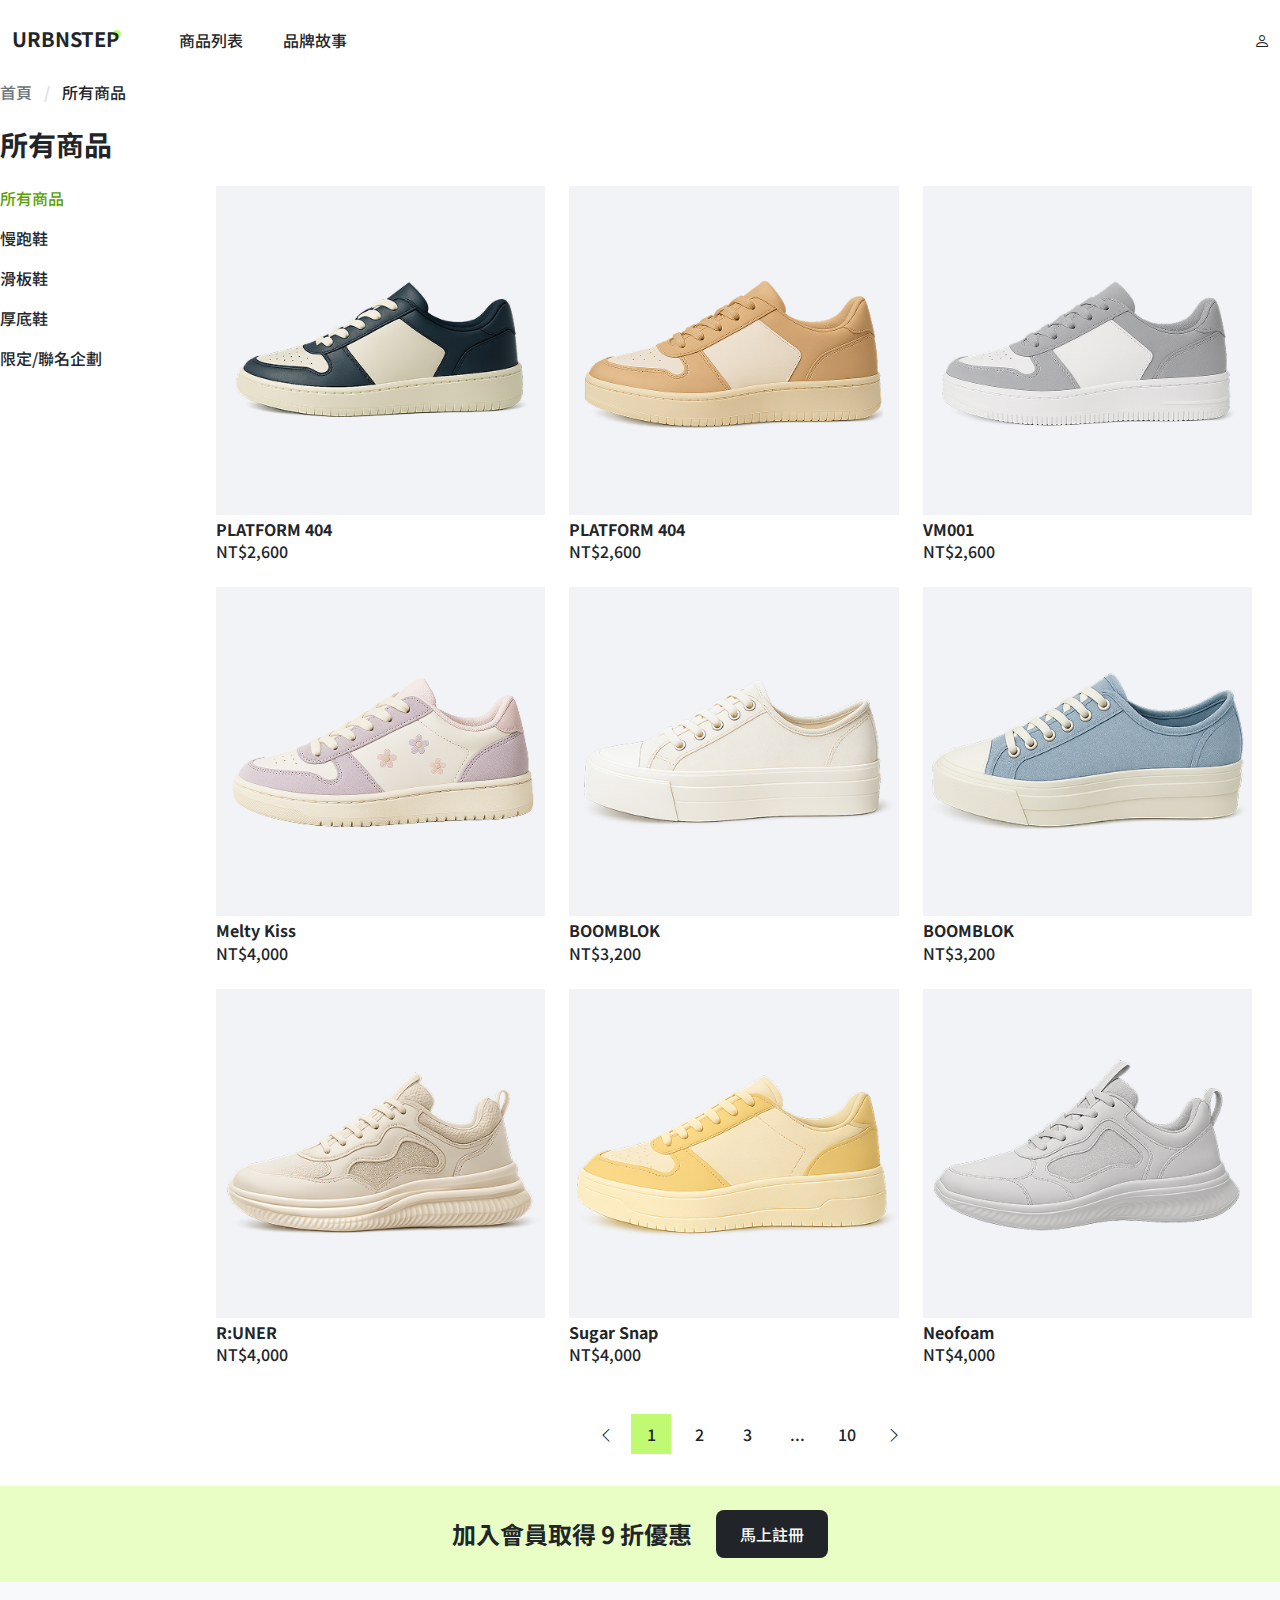
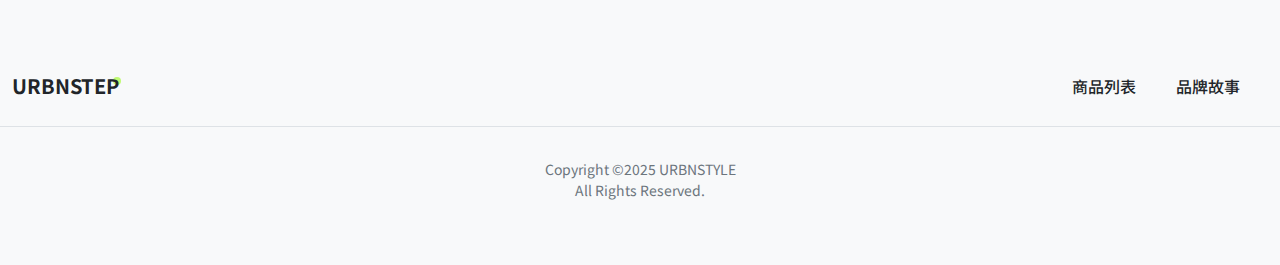
<file: index.html>
<!DOCTYPE html>
<html lang="en">

<head>
    <meta charset="UTF-8">
    <meta name="viewport" content="width=device-width, initial-scale=1.0">
    <title>Document</title>
    <link rel="stylesheet" href="https://cdn.jsdelivr.net/npm/bootstrap-icons@1.13.1/font/bootstrap-icons.min.css">
    <link rel="stylesheet" href="reset.css">
    <link rel="stylesheet" href="all.css">
    <link rel="stylesheet" href="index.css">
</head>

<body>
    <nav class="container">
        <ol class="navBar">
            <li>
                <div class="menu">
                    <a href="#" class="menuLOGO">URBNSTEP
                    </a><a href="#">
                        <p class="menuP">商品列表</p>
                    </a><a href="#">
                        <p class="menuP">品牌故事</p>
                    </a>
                </div>
            </li>
            <li><a href="#" class="navBtn"><i class="bi bi-person"></i></a></li>
        </ol>
    </nav>

    <main class="container">
        <section class="linkList">
            <a href="index.html" class="linkListindex">首頁</a>
            <p>/</p>
            <a href="#">所有商品</a>
        </section>
        <h2>所有商品</h2>
        <ul class="itemList">
            <li class="itemListLi1">
                <ul class="itemMenu">
                    <li><a href="#" class="itemMenuSelected">所有商品</a></li>
                    <li><a href="#">慢跑鞋</a></li>
                    <li><a href="#">滑板鞋</a></li>
                    <li><a href="#">厚底鞋</a></li>
                    <li><a href="#">限定/聯名企劃</a></li>
                </ul>
            </li>
            <li class="itemListLi2">
                <ul class="ProdustList">
                    <li>
                        <a href="produst.html">
                            <img src="./images/Product-Card.png" alt="Product-Card 0" class="produstImg">
                            <h3 class="produstTitle">PLATFORM 404</h3>
                            <p class="produstPrice">NT$2,600</p>
                        </a>
                    </li>
                    <li>
                        <a href="produst.html">
                            <img src="./images/Product-Card-1.png" alt="Product-Card 0" class="produstImg">
                            <h3 class="produstTitle">PLATFORM 404</h3>
                            <p class="produstPrice">NT$2,600</p>
                        </a>

                    </li>
                    <li>
                        <a href="produst.html">
                            <img src="./images/Product-Card-2.png" alt="Product-Card 0" class="produstImg">
                            <h3 class="produstTitle">VM001</h3>
                            <p class="produstPrice">NT$2,600</p>
                        </a>

                    </li>
                    <li>
                        <a href="produst.html">
                            <img src="./images/Product-Card-3.png" alt="Product-Card 0" class="produstImg">
                            <h3 class="produstTitle">Melty Kiss</h3>
                            <p class="produstPrice">NT$4,000</p>
                        </a>

                    </li>
                    <li>
                        <a href="produst.html">
                            <img src="./images/Product-Card-4.png" alt="Product-Card 0" class="produstImg">
                            <h3 class="produstTitle">BOOMBLOK</h3>
                            <p class="produstPrice">NT$3,200</p>
                        </a>
                    </li>

                    <li>
                        <a href="produst.html">
                            <img src="./images/Product-Card-5.png" alt="Product-Card 0" class="produstImg">
                            <h3 class="produstTitle">BOOMBLOK</h3>
                            <p class="produstPrice">NT$3,200</p>
                        </a>
                    </li>
                    <li>
                        <a href="produst.html">
                            <img src="./images/Product-Card-6.png" alt="Product-Card 0" class="produstImg">
                            <h3 class="produstTitle">R:UNER</h3>
                            <p class="produstPrice">NT$4,000</p>
                        </a>
                    </li>
                    <li>
                        <a href="produst.html">
                            <img src="./images/Product-Card-7.png" alt="Product-Card 0" class="produstImg">
                            <h3 class="produstTitle">Sugar Snap</h3>
                            <p class="produstPrice">NT$4,000</p>
                        </a>
                    </li>
                    <li>
                        <a href="produst.html">
                            <img src="./images/Product-Card-8.png" alt="Product-Card 0" class="produstImg">
                            <h3 class="produstTitle">Neofoam</h3>
                            <p class="produstPrice">NT$4,000</p>
                        </a>
                    </li>
                </ul>
                <div class="pageBar">
                    <ul>
                        <li><a href="#"><i class="bi bi-chevron-left"></i></a></li>
                        <li><a href="#" class="pageBarSelected">1</a></li>
                        <li><a href="#">2</a></li>
                        <li><a href="#">3</a></li>
                        <li><a href="#">...</a></li>
                        <li><a href="#">10</a></li>
                        <li><a href="#"><i class="bi bi-chevron-right"></i></a></li>
                    </ul>
                </div>
            </li>
        </ul>
    </main>

    <section class="tips">
        <p>加入會員取得 9 折優惠 </p>
        <a class="tipsBtn">馬上註冊</a>
    </section>

    <footer >
        <nav class="container">
            <ol class="navBar">
                <li>
                    <a href="#" class="menuLOGO">URBNSTEP</a>
                </li>
                <li>
                    <div class="menu">
                        <a href="#">
                            <p class="menuP">商品列表</p>
                        </a><a href="#">
                            <p class="menuP">品牌故事</p>
                        </a>
                    </div>
                </li>
            </ol>
            <section class="footerContent">
                <p>Copyright ©2025 URBNSTYLE</p>
                <p>All Rights Reserved.</p>
            </section>
        </nav>
    </footer>
</body>

</html>
</file>
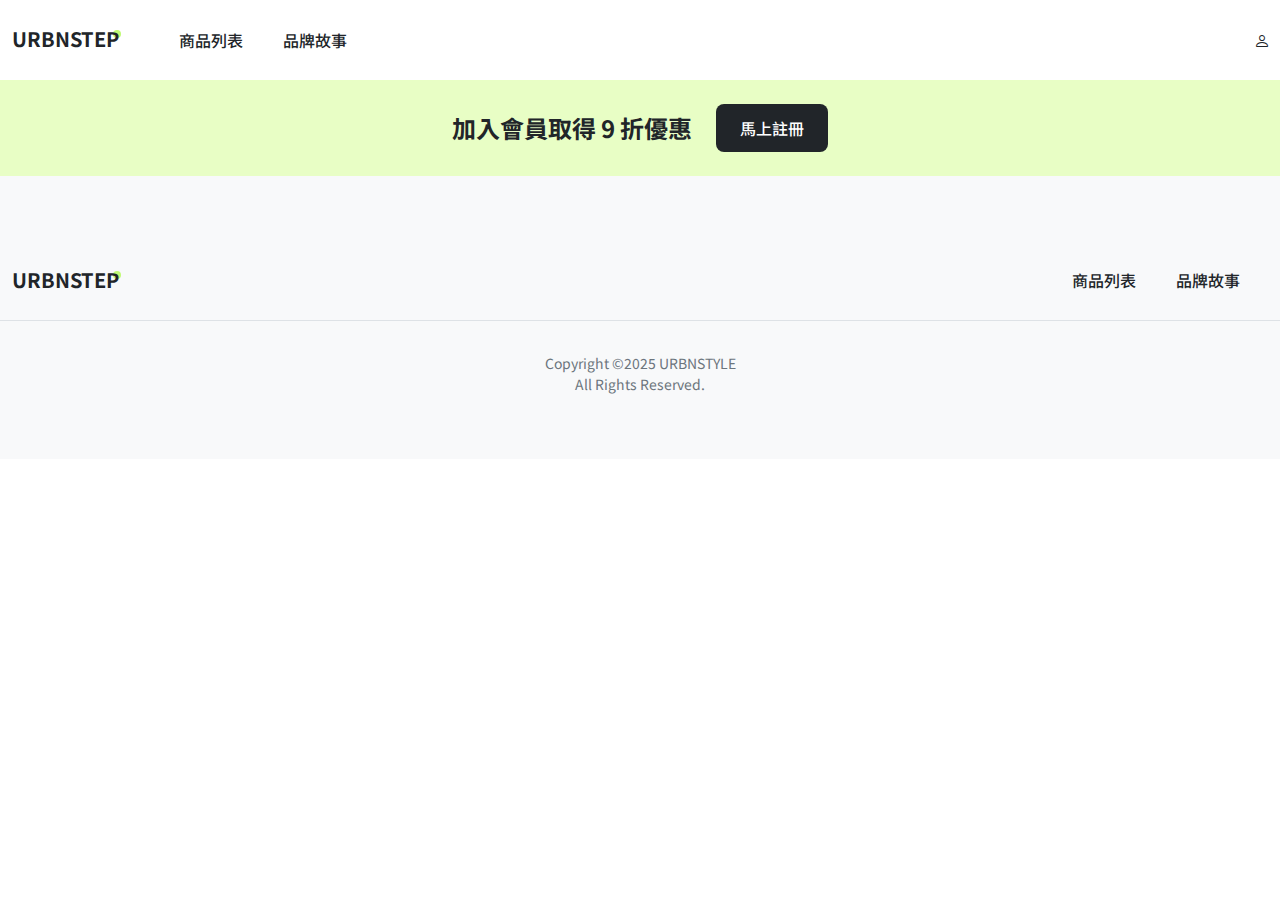
<file: htmlmold.html>
<!DOCTYPE html>
<html lang="en">

<head>
    <meta charset="UTF-8">
    <meta name="viewport" content="width=device-width, initial-scale=1.0">
    <title>Document</title>
    <link rel="stylesheet" href="https://cdn.jsdelivr.net/npm/bootstrap-icons@1.13.1/font/bootstrap-icons.min.css">
    <link rel="stylesheet" href="reset.css">
    <link rel="stylesheet" href="all.css">
</head>

<body>
    <nav class="container">
        <ol class="navBar">
            <li>
                <div class="menu">
                    <a href="index.html" class="menuLOGO">URBNSTEP
                    </a><a href="#">
                        <p class="menuP">商品列表</p>
                    </a><a href="#">
                        <p class="menuP">品牌故事</p>
                    </a>
                </div>
            </li>
            <li><a href="#" class="navBtn"><i class="bi bi-person"></i></a></li>
        </ol>
    </nav>

    <main></main>

    <section class="tips">
        <p>加入會員取得 9 折優惠 </p>
        <a class="tipsBtn">馬上註冊</a>
    </section>

    <footer class="container">
        <nav>
            <ol class="navBar">
                <li>
                    <a href="#" class="menuLOGO">URBNSTEP</a>
                </li>
                <li>
                    <div class="menu">
                        <a href="#">
                            <p class="menuP">商品列表</p>
                        </a><a href="#">
                            <p class="menuP">品牌故事</p>
                        </a>
                    </div>
                </li>
            </ol>
            <section class="footerContent">
                <p>Copyright ©2025 URBNSTYLE</p>
                <p>All Rights Reserved.</p>
            </section>
        </nav>
    </footer>
</body>

</html>
</file>
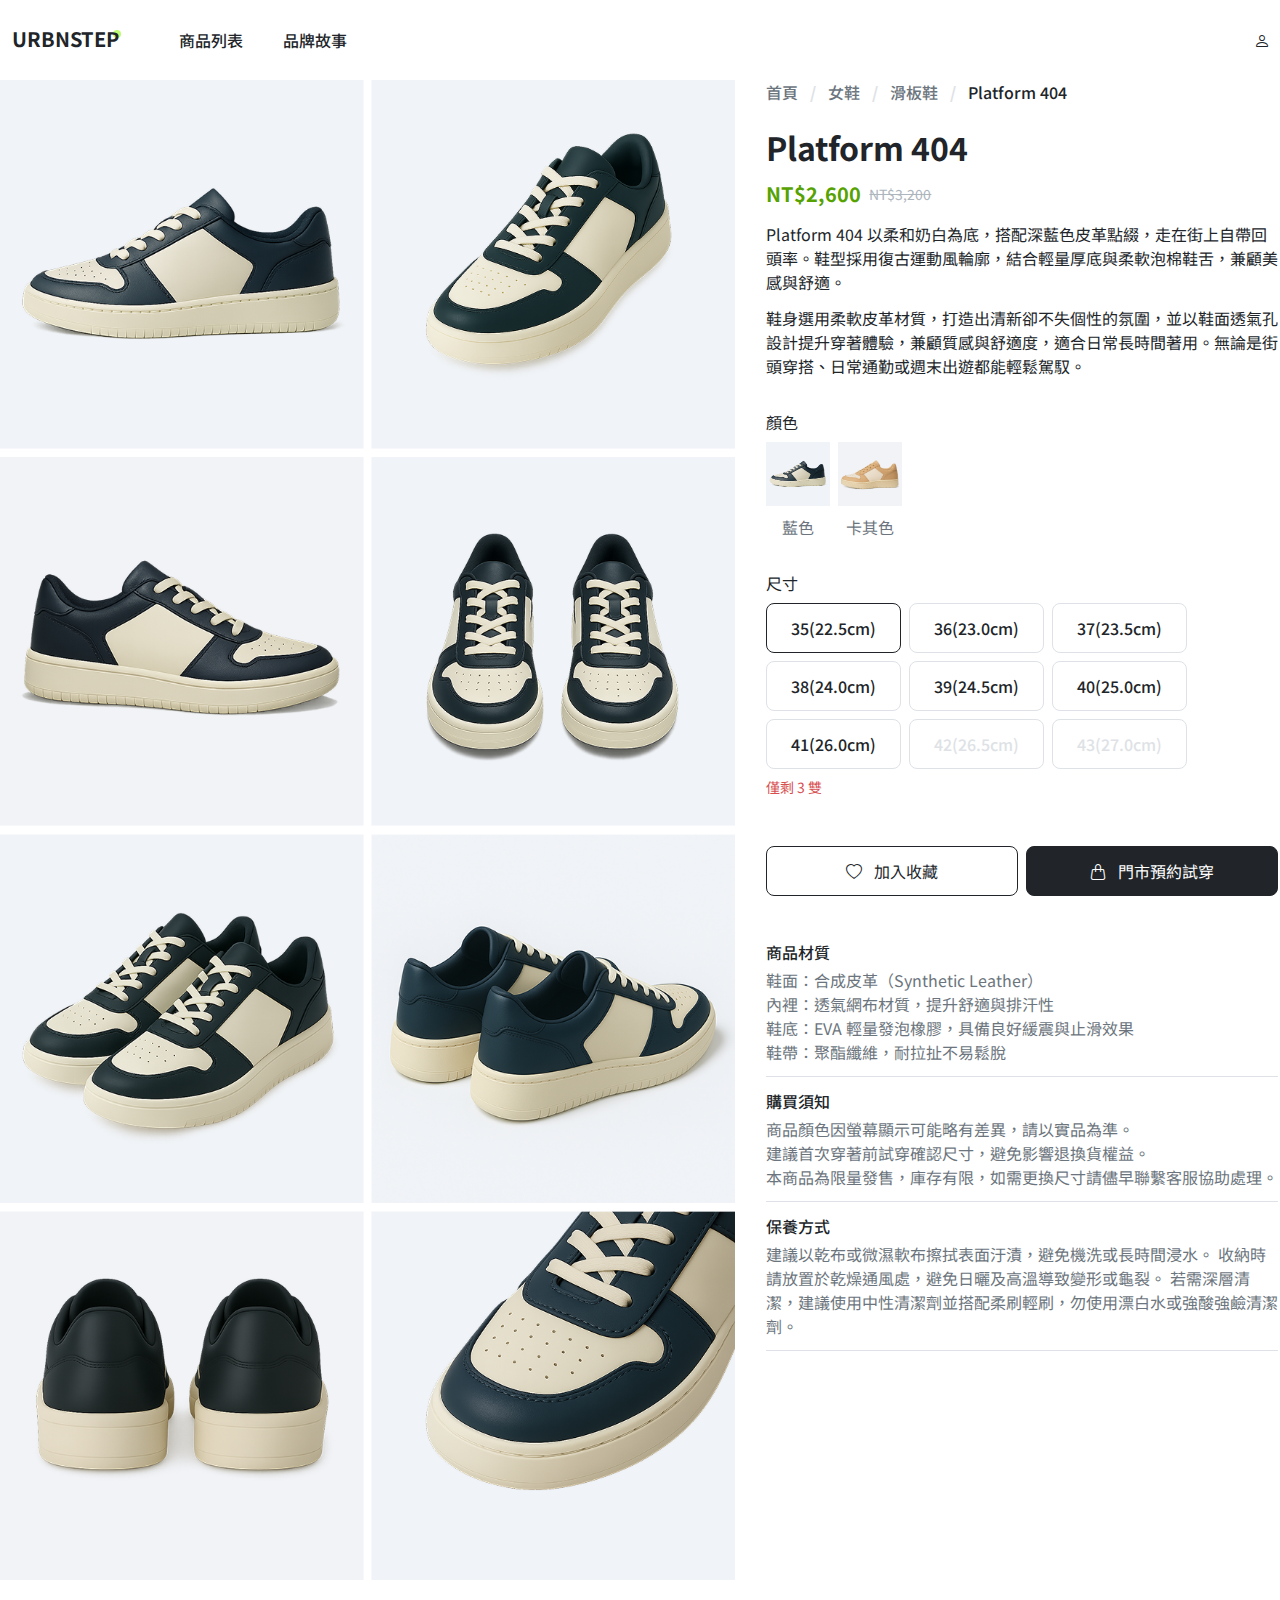
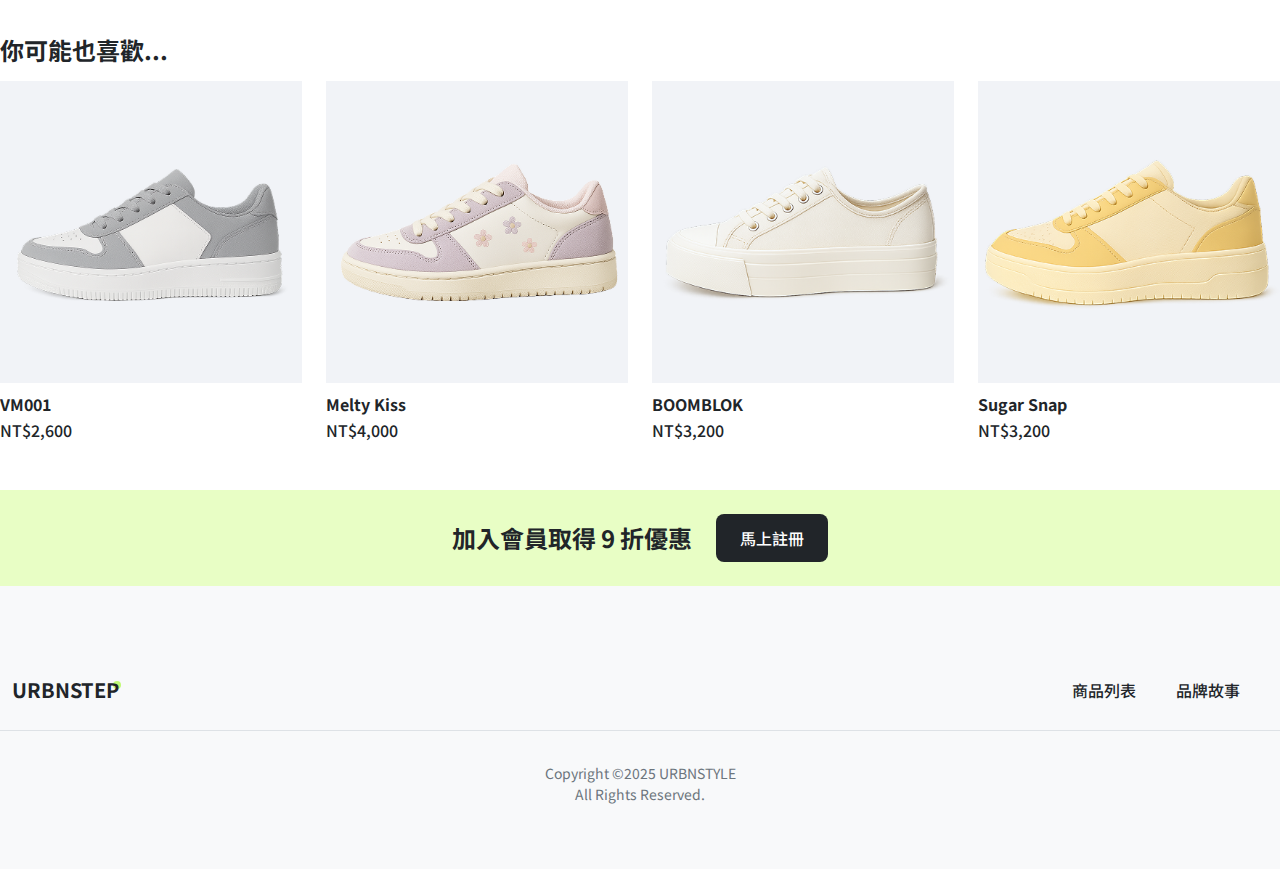
<file: produst.html>
<!DOCTYPE html>
<html lang="en">

<head>
    <meta charset="UTF-8">
    <meta name="viewport" content="width=device-width, initial-scale=1.0">
    <title>Document</title>
    <link rel="stylesheet" href="https://cdn.jsdelivr.net/npm/bootstrap-icons@1.13.1/font/bootstrap-icons.min.css">
    <link rel="stylesheet" href="reset.css">
    <link rel="stylesheet" href="all.css">
    <link rel="stylesheet" href="produst.css">
</head>

<body>
    <nav class="container">
        <ol class="navBar">
            <li>
                <div class="menu">
                    <a href="index.html" class="menuLOGO">URBNSTEP
                    </a><a href="#">
                        <p class="menuP">商品列表</p>
                    </a><a href="#">
                        <p class="menuP">品牌故事</p>
                    </a>
                </div>
            </li>
            <li><a href="#" class="navBtn"><i class="bi bi-person"></i></a></li>
        </ol>
    </nav>

    <main class="container">
        <ul>
            <li class="produsgImages">
                <ul>
                    <li><img src="./images/Main image.png" alt="produst img 1" class="produsgImage"></li>
                    <li><img src="./images/Main image-1.png" alt="produst img 2" class="produsgImage"></li>
                    <li><img src="./images/Main image-2.png" alt="produst img 3" class="produsgImage"></li>
                    <li><img src="./images/Main image-3.png" alt="produst img 4" class="produsgImage"></li>
                    <li><img src="./images/Main image-4.png" alt="produst img 5" class="produsgImage"></li>
                    <li><img src="./images/Main image-5.png" alt="produst img 6" class="produsgImage"></li>
                    <li><img src="./images/Main image-6.png" alt="produst img 7" class="produsgImage"></li>
                    <li><img src="./images/Main image-7.png" alt="produst img 8" class="produsgImage"></li>
                </ul>
            </li>
            <li class="produsgInfo">
                <section class="linkList">
                    <a href="#" class="linkListindex">首頁</a>
                    <p>/</p>
                    <a href="#" class="linkListindex">女鞋</a>
                    <p>/</p>
                    <a href="#" class="linkListindex">滑板鞋</a>
                    <p>/</p>
                    <a href="#">Platform 404</a>
                </section>
                <h1>Platform 404</h1>
                <section class="price">
                    <p class="nowPrice">NT$2,600</p>
                    <p class="oldPrice">NT$3,200</p>
                </section>
                <section class="info1">
                    <p>Platform 404 以柔和奶白為底，搭配深藍色皮革點綴，走在街上自帶回頭率。鞋型採用復古運動風輪廓，結合輕量厚底與柔軟泡棉鞋舌，兼顧美感與舒適。</p>
                    <p>鞋身選用柔軟皮革材質，打造出清新卻不失個性的氛圍，並以鞋面透氣孔設計提升穿著體驗，兼顧質感與舒適度，適合日常長時間著用。無論是街頭穿搭、日常通勤或週末出遊都能輕鬆駕馭。</p>
                </section>
                <section class="produstMenu">
                    <h3>顏色</h3>
                    <ul class="menuColor">
                        <li>
                            <img src="./images/Main image.png" alt="menu img 1" class="menuImg">
                            <p class="menuText">藍色</p>
                        </li>
                        <li>
                            <img src="./images/Product-Card-1.png" alt="menu img 2" class="menuImg">
                            <p class="menuText">卡其色</p>
                        </li>
                    </ul>
                    <h3>尺寸</h3>
                    <ul class="menuSize">
                        <li><a href="#" class="menuSizeSelect sizeOnSelect">35(22.5cm)</a></li>
                        <li><a href="#" class="menuSizeSelect">36(23.0cm)</a></li>
                        <li><a href="#" class="menuSizeSelect">37(23.5cm)</a></li>
                        <li><a href="#" class="menuSizeSelect">38(24.0cm)</a></li>
                        <li><a href="#" class="menuSizeSelect">39(24.5cm)</a></li>
                        <li><a href="#" class="menuSizeSelect">40(25.0cm)</a></li>
                        <li><a href="#" class="menuSizeSelect">41(26.0cm)</a></li>
                        <li><a href="#" class="menuSizeSelect sizeNone">42(26.5cm)</a></li>
                        <li><a href="#" class="menuSizeSelect sizeNone">43(27.0cm)</a></li>
                    </ul>
                    <p class="sizeNum">僅剩 3 雙</p>
                    <ul class="menuBtngroup">
                        <li><a href="#" class="produstLike">
                                <i class="bi bi-heart"></i>
                                加入收藏
                            </a></li>
                        <li><a href="#" class="produstReserv">
                                <i class="bi bi-handbag"></i>
                                門市預約試穿
                            </a></li>
                    </ul>
                </section>
                <section class="info">
                    <h3>商品材質</h3>
                    <div class="infoText">
                        <p>鞋面：合成皮革（Synthetic Leather）<br>
                            內裡：透氣網布材質，提升舒適與排汗性<br>
                            鞋底：EVA 輕量發泡橡膠，具備良好緩震與止滑效果<br>
                            鞋帶：聚酯纖維，耐拉扯不易鬆脫</p>
                    </div>
                </section>
                <section class="info">
                    <h3>購買須知</h3>
                    <div class="infoText">
                        <p>商品顏色因螢幕顯示可能略有差異，請以實品為準。<br>
                            建議首次穿著前試穿確認尺寸，避免影響退換貨權益。<br>
                            本商品為限量發售，庫存有限，如需更換尺寸請儘早聯繫客服協助處理。</p>
                    </div>
                </section>
                <section class="info">
                    <h3>保養方式</h3>
                    <div class="infoText">
                        <p>建議以乾布或微濕軟布擦拭表面汙漬，避免機洗或長時間浸水。
                            收納時請放置於乾燥通風處，避免日曬及高溫導致變形或龜裂。
                            若需深層清潔，建議使用中性清潔劑並搭配柔刷輕刷，勿使用漂白水或強酸強鹼清潔劑。</p>
                    </div>
                </section>
            </li>
        </ul>
    </main>

    <section class="container somthingLike">
        <h3>你可能也喜歡...</h3>
        <ul>
            <li>
                <a href="#">
                    <img src="./images/Product-Card-2.png" alt="some thing like img 1" class="likeimg">
                    <p class="likeTitle">VM001</p>
                    <p class="likePrice">NT$2,600</p>
                </a>
            </li>
            <li>
                <a href="#">
                    <img src="./images/Product-Card-3.png" alt="some thing like img 2" class="likeimg">
                    <p class="likeTitle">Melty Kiss</p>
                    <p class="likePrice">NT$4,000</p>
                </a>
            </li>
            <li>
                <a href="#">
                    <img src="./images/Product-Card-4.png" alt="some thing like img 3" class="likeimg">
                    <p class="likeTitle">BOOMBLOK</p>
                    <p class="likePrice">NT$3,200</p>
                </a>
            </li>
            <li>
                <a href="#">
                    <img src="./images/Product-Card-7.png" alt="some thing like img 4" class="likeimg">
                    <p class="likeTitle">Sugar Snap</p>
                    <p class="likePrice">NT$3,200</p>
                </a>
            </li>
        </ul>
    </section>

    <section class="tips">
        <p>加入會員取得 9 折優惠 </p>
        <a class="tipsBtn">馬上註冊</a>
    </section>

    <footer >
        <nav class="container">
            <ol class="navBar">
                <li>
                    <a href="#" class="menuLOGO">URBNSTEP</a>
                </li>
                <li>
                    <div class="menu">
                        <a href="#">
                            <p class="menuP">商品列表</p>
                        </a><a href="#">
                            <p class="menuP">品牌故事</p>
                        </a>
                    </div>
                </li>
            </ol>
            <section class="footerContent">
                <p>Copyright ©2025 URBNSTYLE</p>
                <p>All Rights Reserved.</p>
            </section>
        </nav>
    </footer>
</body>

</html>
</file>
<file: all.css>
@import url("https://fonts.googleapis.com/css2?family=Noto+Sans+TC:wght@100..900&display=swap");
/*圖片不管多大都會控制在父層內*/
img {
  max-width: 100%;
  height: auto;
}

/*不計算padding 和 border*/
*,
*::before,
*::after {
  box-sizing: border-box;
}

/*預設字體*/
body {
  font-family: "Noto Sans TC", sans-serif;
  line-height: 1.5;
}

/* html mold */
.container {
  max-width: 1296px;
  margin: 0 auto;
}
.navBar {
  display: flex;
  justify-content: space-between;
  align-items: center;
  padding: 16px 0px;
}
.menu {
  display: flex;
}
a {
  text-decoration: none;
}
.menuLOGO {
  font-size: 20px;
  font-weight: 700;
  color: #212529;
  padding: 8px 12px;
  margin-right: 48px;
  position: relative;
  z-index:1;
}
.menuLOGO::after {
    content: "";
    display: inline-block;
    width: 8px;
    height: 8px;
    background-color: #C0FA73; /* 圓點顏色 */
    border-radius: 50%;        /* 讓它變成圓形 */
    margin-right: 8px;         /* 與文字的間距 */
    vertical-align: middle;    /* 垂直對齊文字 */
    position: absolute;
    top: 14px;
    left: 86%;
    z-index:-1;
}

.menuP{
  font-weight: 500;
  color: #212529;
  padding: 12px 0px;
  margin-right: 40px;
}
.menuP:hover{
    color:#6C757D;
    cursor: pointer;
}
.navBtn{
    color: #212529;
    width: 48px;
    height: 48px;
    padding: 10px;
}

.tips{
    background-color: #E8FEC5;
    padding: 24px 0px;
    text-align: center;
    display: flex;
    justify-content: center;
    align-items: center;
    gap: 24px;
}

.tips p{
    font-size: 24px;
    line-height: 1.2;
    font-weight: 700;
    color:#212529;
    display:inline-block;
}
.tipsBtn{
background-color: #212529;
color:#FFFFFF;
font-weight: 500;
padding: 12px 24px;
border-radius: 8px;
}
.tipsBtn:hover{
background-color: #495057;
cursor: pointer;
}
footer{
    padding: 64px 0px;
    background-color: #F8F9FA;
}
.footerContent{
padding-top: 32px;
border-top: 1px solid #DEE2E6;
text-align: center;
}

.footerContent p{
    font-weight: 400;
    font-size: 14px;
    color:#6C757D;
}

/* html mold */
</file>
<file: index.css>
/* index */
main{
    margin-bottom: 48px;
}
.linkList{
    display: flex;
    gap: 12px;
    margin-bottom: 24px;
}
.linkList a{
font-weight: 500;
color:#212529;
}
.linkList .linkListindex{
    color:#6C757D;
}
.linkListindex:hover{
    color:#57A203;
}
.linkList p{
    color:#DEE2E6;
    font-size: 16px;
    font-weight: 700;
}

main h2{
    font-weight: 700;
    font-size: 28px;
    line-height: 1.2;
    color:#212529;
    margin-bottom: 24px;
}

.itemList{
    display: flex;
    gap: 24px;
    width: 100%;
}
.itemListLi1{
    width: 15%;
}
.itemListLi2{
    width: 83%;
}

.itemMenu{
    padding-right: 24px;
}
.itemMenu li{
    margin-bottom: 16px;
}
.itemMenu a{
    font-weight: 500;
    padding: 8px 0px;
    color:#212529;
}
.itemMenu a:hover{
    color:#57A203;
}
.itemMenu .itemMenuSelected{
    color:#57A203;
}
.ProdustList{
    display: flex;
    gap: 24px;
    flex-wrap: wrap;
    margin-bottom: 48px;
}
.ProdustList li{
    width: 31%;
}
.produstTitle{
    font-weight: 700;
    line-height: 1.2;
    color:#212529
}
.produstPrice{
    font-weight: 500;
    color:#212529
}
.pageBar{
    text-align: center;
    margin-bottom: 32px;
}
.pageBar ul{
    display: flex;
    gap:8px;
    justify-content: center;
}

.pageBar a{
    font-weight: 500;
    color:#212529;
    display: block;
    width: 40px;
    height: 40px;
    align-items: center;
    padding: 8px 15px;
}
.pageBar a:hover{
    background-color: #E9ECEF;
}
.pageBarSelected{
    background-color: #C0FA73;
}

/* index */
</file>
<file: produst.css>
.container{
    max-width: 1296px;
    margin: 0 auto;
}
main ul{
display: flex;
gap: 24px;
}
.produsgImages{
    width: 58%;
}
.produsgImages ul{
    display: flex;
    flex-wrap: wrap;
    gap: 1%;
}
.produsgImages li{
    width: 49%;
    /* width: 369px; */
    margin-bottom: 8px;
    /* outline:1px solid red; */
}
.produsgImage{
    display: block;
    width: 369px;
    height: 369px;
}
.produsgInfo{
    width: 40%;
}
.linkList{
    display: flex;
    gap: 12px;
    margin-bottom: 24px;
}
.linkList a{
font-weight: 500;
color:#212529;
}
.linkList .linkListindex{
    color:#6C757D;
}
.linkListindex:hover{
    color:#57A203;
}
.linkList p{
    color:#DEE2E6;
    font-size: 16px;
    font-weight: 700;
}
.produsgInfo h1{
    font-weight: 700;
    font-size: 32px;
    line-height: 1.2;
    color:#212529;
    margin-bottom: 16px;
}
.price{
    display: flex;
    align-items: center;
    gap:8px;
    margin-bottom: 16px;
}
.nowPrice{
    font-weight: 700;
    font-size: 20px;
    line-height: 1.2;
    color:#57A203;
}
.oldPrice{
    font-weight: 400;
    font-size: 14px;
    line-height: 1.5;
    color:#ADB5BD;
    text-decoration: line-through;
}
.info1{
    display: flex;
    flex-direction: column;
    gap: 12px;
    margin-bottom: 32px;
}
.info1 p{
    font-weight: 400;
    color:#212529;
}
.produstMenu{
    margin-bottom: 32px;
}
.produstMenu h3{
    font-weight: 400;
    color: #212529;
    margin-bottom: 8px;
}
.menuColor{
    display: flex;
    gap:8px;
    margin-bottom: 32px;
}
.menuColor img{
    width: 64px;
    height: 64px;
    margin-bottom: 4px;
}
.menuText{
    text-align: center;
    color:#6C757D;
}

.menuSize{
    display: flex;
    flex-wrap: wrap;
    gap:8px;
    margin-bottom: 8px;
}

.menuSizeSelect{
    font-weight: 500;
    text-align: center;
    color:#212529;
    padding: 12px 24px;
    border: 1px solid #DEE2E6;
    border-radius: 8px;
    display: block;
}
.menuSizeSelect:hover{
    border: 1px solid #6C757D;
}

.sizeOnSelect{
    border: 1px solid #212529;
}
.sizeNone{
    color:#DEE2E6;
}
.sizeNum{
    font-size: 14px;
    font-weight: 400;
    color:#D74F4F;
    margin-bottom: 48px;
}
.menuBtngroup{
    display: flex;
    gap:8px;
}
.menuBtngroup li{
    width: 100%;
}

.menuBtngroup i{
    width: 20px;
    height: 20px;
    margin-right: 8px;
}

.produstLike{
    display: block;
    text-align: center;
    padding: 12px 24px;
    border: 1px solid #212529;
    background-color: #fff;
    color:#212529;
    border-radius: 8px;
}
.produstLike:hover{
    color: #fff;
    background-color:#212529;
}
.produstReserv{
    display: block;
    text-align: center;
    padding: 12px 24px;
    border: 1px solid #212529;
    background-color: #212529;
    color: #fff;
    border-radius: 8px;
}
.info{
    padding: 12px 0px;
    border-bottom: 1px solid #DEE2E6;
}
.info h3{
    margin-bottom: 4px;
    font-weight: 500;
    color: #212529;
}
.infoText{
    font-weight: 400;
    color:#6C757D;
}
.somthingLike{
    padding: 48px 0px;
}
.somthingLike h3{
    margin-bottom: 16px;
    font-weight: 700;
    font-size: 24px;
    line-height: 1.2;
    color:#212529;
}
.somthingLike ul{
    display: flex;
    gap: 24px;
}
.somthingLike li{
    width: 24%;
}
.likeimg{
    margin-bottom: 12px;
    display: block;
}
.likeTitle{
    margin-bottom: 4px;
    line-height: 1.2;
    color:#212529;
    font-weight: 700;
}
.likePrice{
        color:#212529;
        font-weight: 500;
}
</file>
